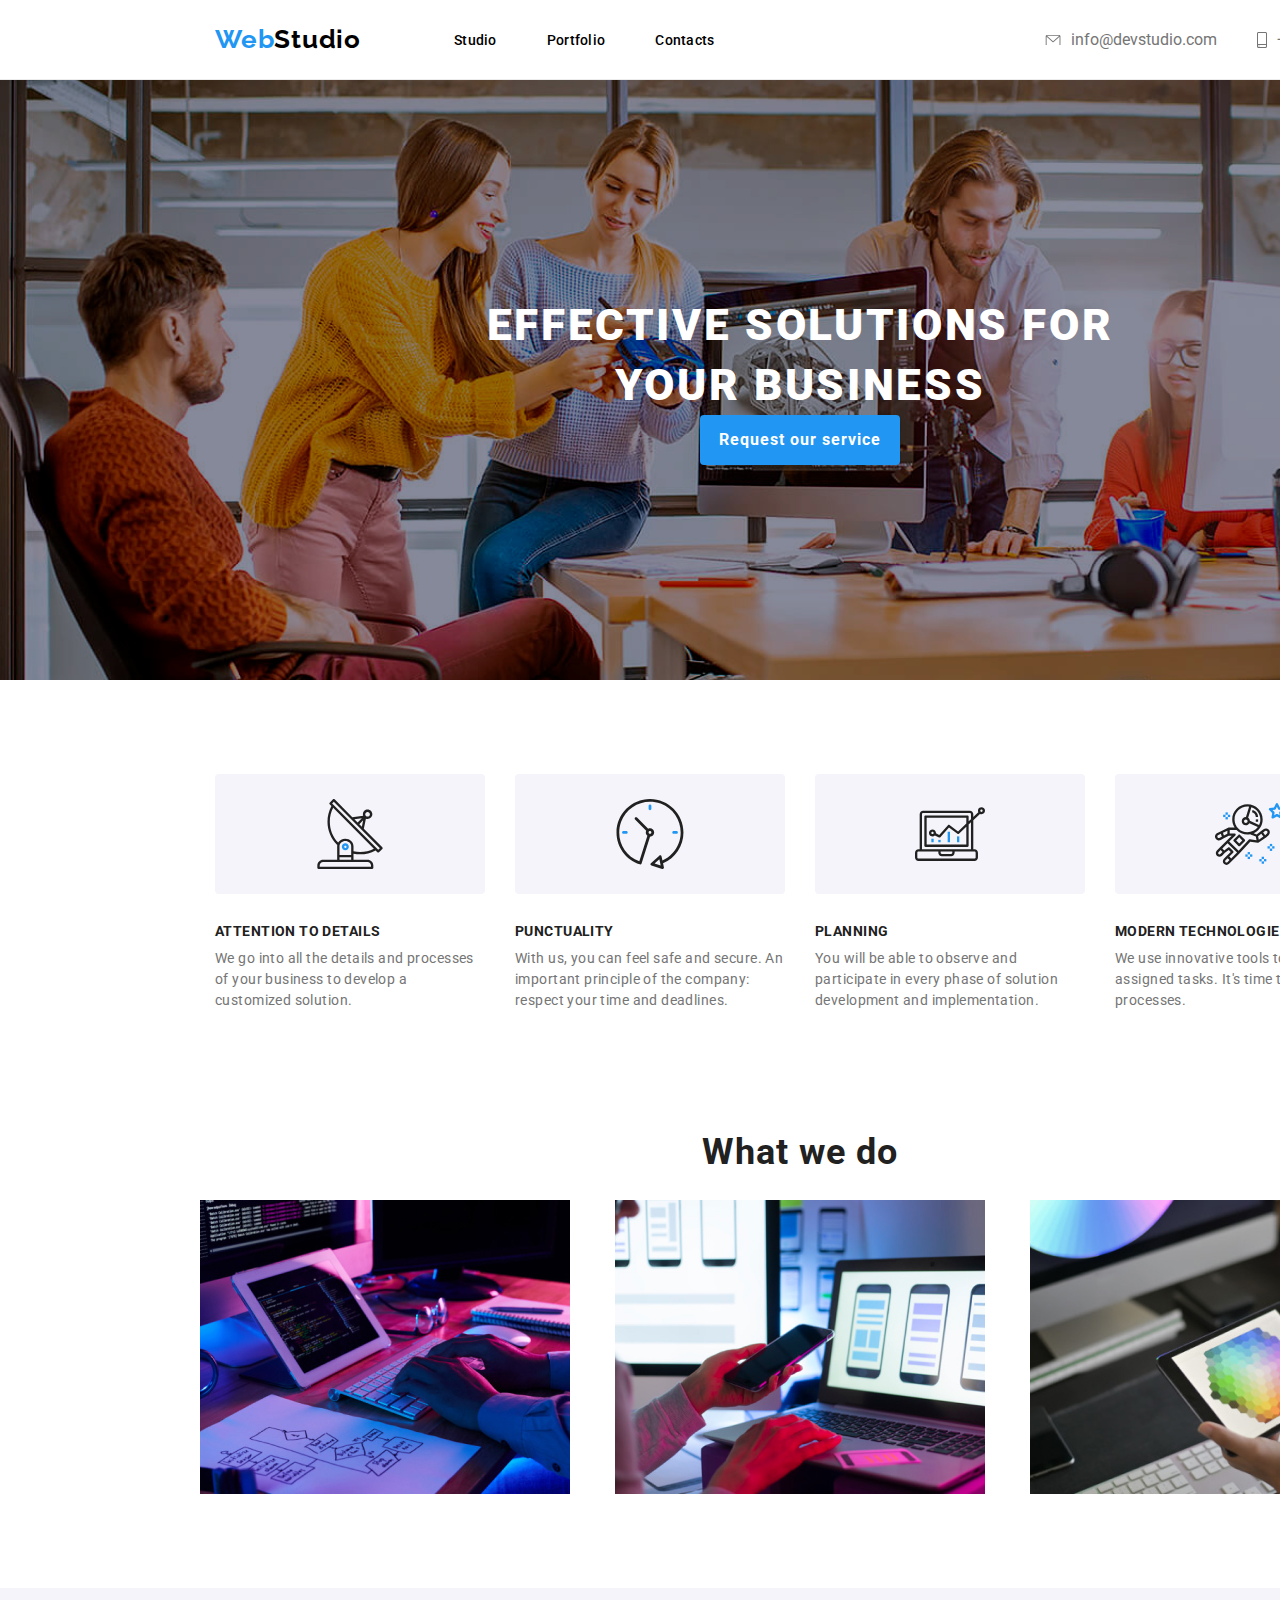
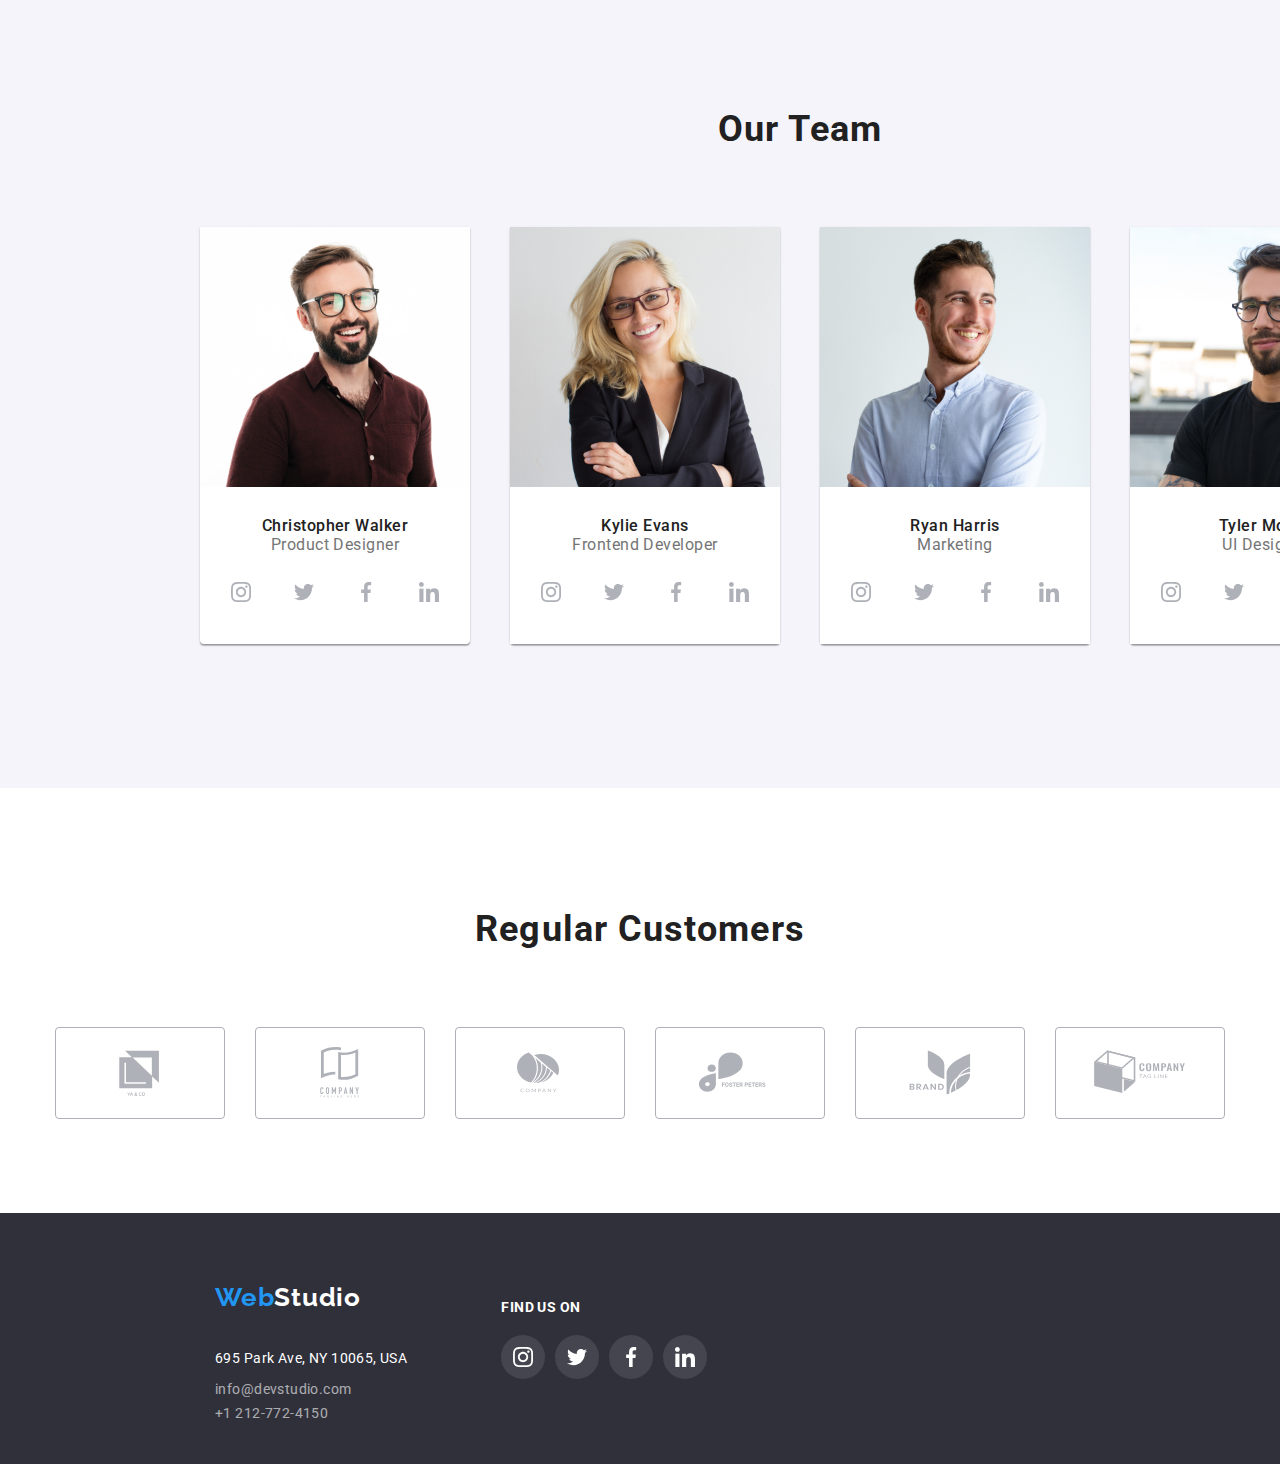
<file: index.html>
<!DOCTYPE html>
<html lang="en">
  <head>
    <meta charset="UTF-8" />
    <meta name="viewport" content="width=device-width, initial-scale=1.0" />
    <title>Studio</title>
    <link rel="preconnect" href="https://fonts.googleapis.com" />
    <link rel="preconnect" href="https://fonts.gstatic.com" crossorigin />
    <link
      href="https://fonts.googleapis.com/css2?family=Raleway:wght@700&family=Roboto:wght@400;500;700;900&display=swap"
      rel="stylesheet"
    />
    <link
      rel="stylesheet"
      href="https://cdnjs.cloudflare.com/ajax/libs/modern-normalize/1.1.0/modern-normalize.min.css"
    />
    <link rel="stylesheet" href="css/reset.css" />
    <link rel="stylesheet" href="css/style.css" />
  </head>
  <body>
    <div class="container">
      <header class="global-header">
        <a class="logo" href="index.html">
          <span class="web">Web</span>Studio
        </a>
        <nav class="navigation">
          <ul>
            <li><a class="link" href="index.html">Studio</a></li>
            <li><a class="link" href="portfolio.html">Portfolio</a></li>
            <li><a class="link" href="#footer-link">Contacts</a></li>
          </ul>
        </nav>
        <div class="contact-data">
          <a class="link envelope-icon" href="mailto:info@devstudio.com">
            <svg id="envelope">
              <use href="./images/icons/symbol-defs.svg#icon-envelope"></use>
            </svg>
            info@devstudio.com
          </a>
          <a class="link smartphone-icon" href="tel:+1212-772-4150"
            ><svg id="smartphone">
              <use href="./images/icons/symbol-defs.svg#icon-smartphone"></use>
            </svg>
            +1 212-772-4150
          </a>
        </div>
      </header>
      <main>
        <section class="service-request-section">
          <h1>EFFECTIVE SOLUTIONS FOR YOUR BUSINESS</h1>
          <button class="button">Request our service</button>
        </section>
        <section class="paragraph-section">
          <div>
            <div class="svg-container">
              <svg class="paragraph-svg">
                <use href="./images/icons/symbol-defs.svg#icon-antenna"></use>
              </svg>
            </div>
            <h3 class="paragraph-title">ATTENTION TO DETAILS</h3>
            <p class="paragraph-description">
              We go into all the details and processes of your business to
              develop a customized solution.
            </p>
          </div>
          <div>
            <div class="svg-container">
              <svg class="paragraph-svg">
                <use href="./images/icons/symbol-defs.svg#icon-clock"></use>
              </svg>
            </div>
            <h3 class="paragraph-title">PUNCTUALITY</h3>
            <p class="paragraph-description">
              With us, you can feel safe and secure. An important principle of
              the company: respect your time and deadlines.
            </p>
          </div>
          <div>
            <div class="svg-container">
              <svg class="paragraph-svg">
                <use href="./images/icons/symbol-defs.svg#icon-diagram"></use>
              </svg>
            </div>
            <h3 class="paragraph-title">PLANNING</h3>
            <p class="paragraph-description">
              You will be able to observe and participate in every phase of
              solution development and implementation.
            </p>
          </div>
          <div>
            <div class="svg-container">
              <svg class="paragraph-svg">
                <use href="./images/icons/symbol-defs.svg#icon-astronaut"></use>
              </svg>
            </div>
            <h3 class="paragraph-title">MODERN TECHNOLOGIES</h3>
            <p class="paragraph-description">
              We use innovative tools to solve assigned tasks. It's time to
              simplify work processes.
            </p>
          </div>
        </section>
        <section class="what-we-do">
          <h2 class="title">What we do</h2>
          <ul>
            <li>
              <img
                src="images/coding.jpg"
                alt="Coding"
                width="370"
                height="294"
              />
            </li>
            <li>
              <img
                src="images/mobile-app-development.jpg"
                alt="Mobile app development"
                width="370"
                height="294"
              />
            </li>
            <li>
              <img
                src="images/color-palette.jpg"
                alt="Color palette"
                width="370"
                height="294"
              />
            </li>
          </ul>
        </section>
        <section class="our-team">
          <h2 class="title">Our Team</h2>
          <ul>
            <li class="our-team-cards">
              <img
                src="images/christopher-walker.jpg"
                alt="Christopher Walker"
                width="270"
                height="260"
              />
              <div class="our-team-names">
                <span class="name">Christopher Walker</span>
                <span class="job-title">Product Designer</span>
              </div>
              <div class="icons-list">
                <a
                  href="https://www.instagram.com/"
                  class="icon"
                  aria-label="Instagram"
                >
                  <svg>
                    <use
                      href="./images/icons/symbol-defs.svg#icon-instagram"
                    ></use>
                  </svg>
                </a>
                <a
                  href="https://www.twitter.com/"
                  class="icon"
                  aria-label="Twitter"
                >
                  <svg>
                    <use
                      href="./images/icons/symbol-defs.svg#icon-twitter"
                    ></use>
                  </svg>
                </a>
                <a
                  href="https://www.facebook.com/"
                  class="icon"
                  aria-label="Facebook"
                >
                  <svg>
                    <use
                      href="./images/icons/symbol-defs.svg#icon-facebook"
                    ></use>
                  </svg>
                </a>
                <a
                  href="https://www.linkedin.com/"
                  class="icon"
                  aria-label="Linkedin"
                >
                  <svg>
                    <use
                      href="./images/icons/symbol-defs.svg#icon-linkedin"
                    ></use>
                  </svg>
                </a>
              </div>
            </li>
            <li class="our-team-cards">
              <img
                src="images/kylie-evans.jpg"
                alt=" Kylie Evans"
                width="270"
                height="260"
              />
              <div class="our-team-names">
                <span class="name">Kylie Evans</span>
                <span class="job-title">Frontend Developer</span>
                <div class="icons-list">
                  <a
                    href="https://www.instagram.com/"
                    class="icon"
                    aria-label="Instagram"
                  >
                    <svg>
                      <use
                        href="./images/icons/symbol-defs.svg#icon-instagram"
                      ></use>
                    </svg>
                  </a>
                  <a
                    href="https://www.twitter.com/"
                    class="icon"
                    aria-label="Twitter"
                  >
                    <svg>
                      <use
                        href="./images/icons/symbol-defs.svg#icon-twitter"
                      ></use>
                    </svg>
                  </a>
                  <a
                    href="https://www.facebook.com/"
                    class="icon"
                    aria-label="Facebook"
                  >
                    <svg>
                      <use
                        href="./images/icons/symbol-defs.svg#icon-facebook"
                      ></use>
                    </svg>
                  </a>
                  <a
                    href="https://www.linkedin.com/"
                    class="icon"
                    aria-label="Linkedin"
                  >
                    <svg>
                      <use
                        href="./images/icons/symbol-defs.svg#icon-linkedin"
                      ></use>
                    </svg>
                  </a>
                </div>
              </div>
            </li>
            <li class="our-team-cards">
              <img
                src="images/ryan-harris.jpg"
                alt="Ryan Harris"
                width="270"
                height="260"
              />
              <div class="our-team-names">
                <span class="name">Ryan Harris</span>
                <span class="job-title">Marketing</span>
                <div class="icons-list">
                  <a
                    href="https://www.instagram.com/"
                    class="icon"
                    aria-label="Instagram"
                  >
                    <svg>
                      <use
                        href="./images/icons/symbol-defs.svg#icon-instagram"
                      ></use>
                    </svg>
                  </a>
                  <a
                    href="https://www.twitter.com/"
                    class="icon"
                    aria-label="Twitter"
                  >
                    <svg>
                      <use
                        href="./images/icons/symbol-defs.svg#icon-twitter"
                      ></use>
                    </svg>
                  </a>
                  <a
                    href="https://www.facebook.com/"
                    class="icon"
                    aria-label="Facebook"
                  >
                    <svg>
                      <use
                        href="./images/icons/symbol-defs.svg#icon-facebook"
                      ></use>
                    </svg>
                  </a>
                  <a
                    href="https://www.linkedin.com/"
                    class="icon"
                    aria-label="Linkedin"
                  >
                    <svg>
                      <use
                        href="./images/icons/symbol-defs.svg#icon-linkedin"
                      ></use>
                    </svg>
                  </a>
                </div>
              </div>
            </li>
            <li class="our-team-cards">
              <img
                src="images/tyler-moore.jpg"
                alt="Tyler Moore"
                width="270"
                height="260"
              />
              <div class="our-team-names">
                <span class="name">Tyler Moore</span>
                <span class="job-title">UI Designer</span>
                <div class="icons-list">
                  <a
                    href="https://www.instagram.com/"
                    class="icon"
                    aria-label="Instagram"
                  >
                    <svg>
                      <use
                        href="./images/icons/symbol-defs.svg#icon-instagram"
                      ></use>
                    </svg>
                  </a>
                  <a
                    href="https://www.twitter.com/"
                    class="icon"
                    aria-label="Twitter"
                  >
                    <svg>
                      <use
                        href="./images/icons/symbol-defs.svg#icon-twitter"
                      ></use>
                    </svg>
                  </a>
                  <a
                    href="https://www.facebook.com/"
                    class="icon"
                    aria-label="Facebook"
                  >
                    <svg>
                      <use
                        href="./images/icons/symbol-defs.svg#icon-facebook"
                      ></use>
                    </svg>
                  </a>
                  <a
                    href="https://www.linkedin.com/"
                    class="icon"
                    aria-label="Linkedin"
                  >
                    <svg>
                      <use
                        href="./images/icons/symbol-defs.svg#icon-linkedin"
                      ></use>
                    </svg>
                  </a>
                </div>
              </div>
            </li>
          </ul>
        </section>
      </main>
    </div>
    <section class="regular-customers">
      <h2 class="title">Regular Customers</h2>
      <div>
        <svg>
          <use href="./images/icons/symbol-defs.svg#icon-logo-1"></use>
        </svg>
        <svg>
          <use href="./images/icons/symbol-defs.svg#icon-logo-2"></use>
        </svg>
        <svg>
          <use href="./images/icons/symbol-defs.svg#icon-logo-3"></use>
        </svg>
        <svg>
          <use href="./images/icons/symbol-defs.svg#icon-logo-4"></use>
        </svg>
        <svg>
          <use href="./images/icons/symbol-defs.svg#icon-logo-5"></use>
        </svg>
        <svg>
          <use href="./images/icons/symbol-defs.svg#icon-logo-6"></use>
        </svg>
      </div>
    </section>
    <div id="footer-link" class="container-footer">
      <footer class="footer">
        <div>
          <a class="logo" href="index.html">
            <span class="web">Web</span><span class="studio">Studio</span>
          </a>
          <address class="address">695 Park Ave, NY 10065, USA</address>
          <div class="footer-contact">
            <a class="contact" href="mailto:info@devstudio.com"
              >info@devstudio.com</a
            >
            <br />
            <a class="contact" href="tel:+1212-772-4150">+1 212-772-4150</a>
          </div>
        </div>
        <div class="find-us">
          <span>FIND US ON</span>
          <div class="footer-icons-list">
            <a
              href="https://www.instagram.com/"
              class="icon"
              aria-label="Instagram"
            >
              <svg>
                <use href="./images/icons/symbol-defs.svg#icon-instagram"></use>
              </svg>
            </a>
            <a
              href="https://www.twitter.com/"
              class="icon"
              aria-label="Twitter"
            >
              <svg>
                <use href="./images/icons/symbol-defs.svg#icon-twitter"></use>
              </svg>
            </a>
            <a
              href="https://www.facebook.com/"
              class="icon"
              aria-label="Facebook"
            >
              <svg>
                <use href="./images/icons/symbol-defs.svg#icon-facebook"></use>
              </svg>
            </a>
            <a
              href="https://www.linkedin.com/"
              class="icon"
              aria-label="Linkedin"
            >
              <svg>
                <use href="./images/icons/symbol-defs.svg#icon-linkedin"></use>
              </svg>
            </a>
          </div>
        </div>
      </footer>
    </div>
  </body>
</html>
</file>
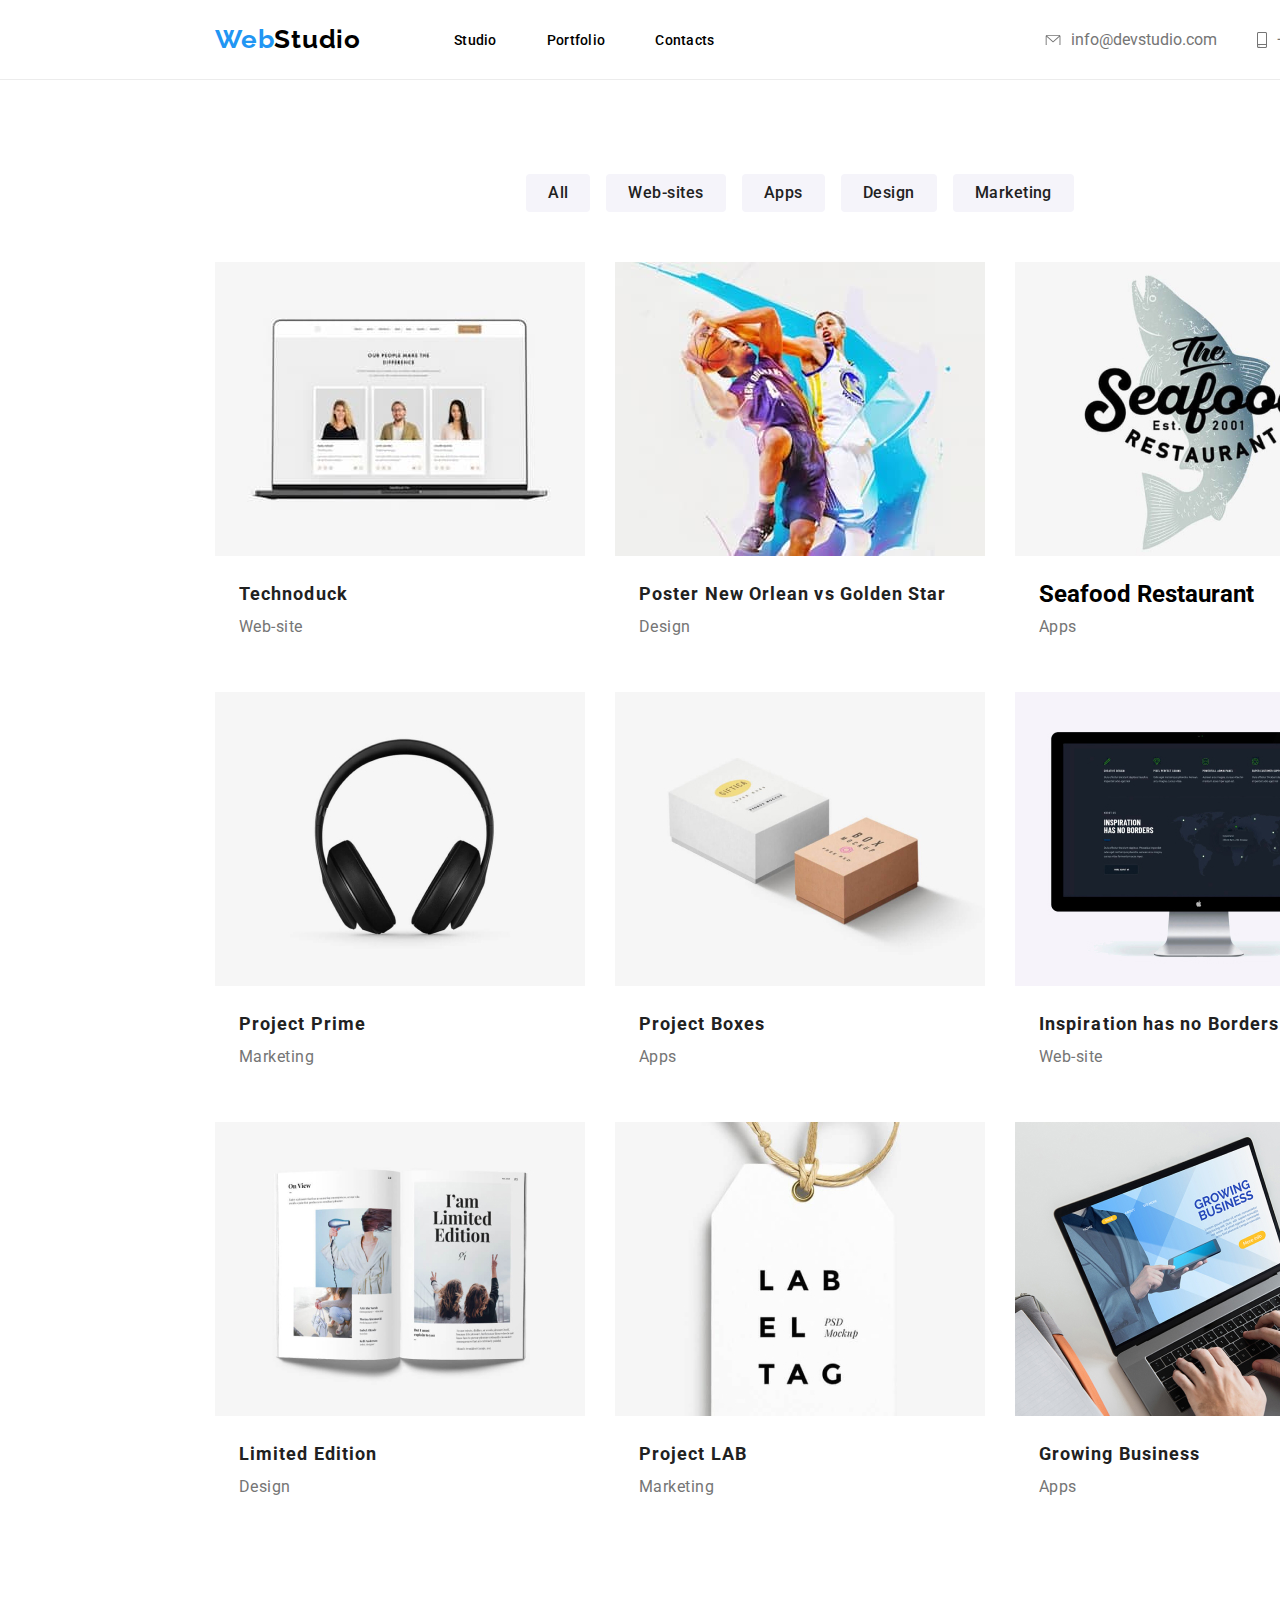
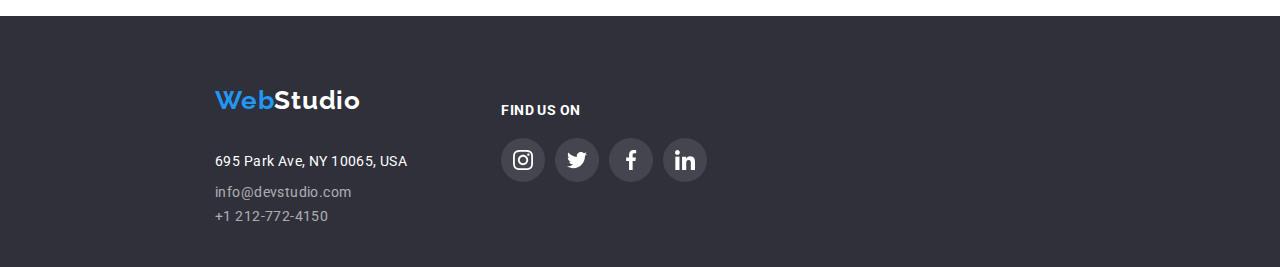
<file: portfolio.html>
<!DOCTYPE html>
<html lang="en">
  <head>
    <meta charset="UTF-8" />
    <meta name="viewport" content="width=device-width, initial-scale=1.0" />
    <title>Studio</title>
    <link rel="preconnect" href="https://fonts.googleapis.com" />
    <link rel="preconnect" href="https://fonts.gstatic.com" crossorigin />
    <link
      href="https://fonts.googleapis.com/css2?family=Raleway:wght@700&family=Roboto:wght@400;500;700;900&display=swap"
      rel="stylesheet"
    />
    <link
      rel="stylesheet"
      href="https://cdnjs.cloudflare.com/ajax/libs/modern-normalize/1.1.0/modern-normalize.min.css"
    />
    <link rel="stylesheet" href="css/reset.css" />
    <link rel="stylesheet" href="css/style.css" />
  </head>
  <body>
    <div class="container">
      <header class="global-header">
        <a class="logo" href="index.html">
          <span class="web">Web</span>Studio
        </a>
        <nav class="navigation">
          <ul>
            <li><a class="link" href="index.html">Studio</a></li>
            <li><a class="link" href="portfolio.html">Portfolio</a></li>
            <li><a class="link" href="#footer-link">Contacts</a></li>
          </ul>
        </nav>
        <div class="contact-data">
          <a class="link envelope-icon" href="mailto:info@devstudio.com">
            <svg id="envelope">
              <use href="./images/icons/symbol-defs.svg#icon-envelope"></use>
            </svg>
            info@devstudio.com
          </a>
          <a class="link smartphone-icon" href="tel:+1212-772-4150"
            ><svg id="smartphone">
              <use href="./images/icons/symbol-defs.svg#icon-smartphone"></use>
            </svg>
            +1 212-772-4150
          </a>
        </div>
      </header>
      <main class="portfolio-container">
        <section class="portfolio-buttons">
          <ul>
            <li><button class="portfolio-button">All</button></li>
            <li><button class="portfolio-button">Web-sites</button></li>
            <li><button class="portfolio-button">Apps</button></li>
            <li><button class="portfolio-button">Design</button></li>
            <li><button class="portfolio-button">Marketing</button></li>
          </ul>
        </section>
        <ul class="portfolio-images">
          <li class="img-box">
            <img
              src="images/portfolio-img1.jpg"
              alt="Technoduck Web-site"
              width="370"
              height="294"
            />
            <div>
              <h2 class="image-title">Technoduck</h2>
              <span class="image-description">Web-site</span>
            </div>
          </li>
          <li class="img-box">
            <img
              src="images/portfolio-img2.jpg"
              alt="Poster New Orlean vs Golden Star Design"
              width="370"
              height="294"
            />
            <div>
              <h2 class="image-title">Poster New Orlean vs Golden Star</h2>
              <span class="image-description">Design</span>
            </div>
          </li>
          <li class="img-box">
            <img
              src="images/portfolio-img3.jpg"
              alt="Seafood Restaurant "
              width="370"
              height="294"
            />
            <div>
              <h2>Seafood Restaurant</h2>
              <span class="image-description">Apps</span>
            </div>
          </li>
          <li class="img-box">
            <img
              src="images/portfolio-img4.jpg"
              alt="Project Prime"
              width="370"
              height="294"
            />
            <div>
              <h2 class="image-title">Project Prime</h2>
              <span class="image-description">Marketing</span>
            </div>
          </li>
          <li class="img-box">
            <img
              src="images/portfolio-img5.jpg"
              alt="Project Boxes"
              width="370"
              height="294"
            />
            <div>
              <h2 class="image-title">Project Boxes</h2>
              <span class="image-description">Apps</span>
            </div>
          </li>
          <li class="img-box">
            <img
              src="images/portfolio-img6.jpg"
              alt="Inspiration has no Borders"
              width="370"
              height="294"
            />
            <div>
              <h2 class="image-title">Inspiration has no Borders</h2>
              <span class="image-description">Web-site</span>
            </div>
          </li>
          <li class="img-box">
            <img
              src="images/portfolio-img7.jpg"
              alt="Limited Edition"
              width="370"
              height="294"
            />
            <div>
              <h2 class="image-title">Limited Edition</h2>
              <span class="image-description">Design</span>
            </div>
          </li>
          <li class="img-box">
            <img
              src="images/portfolio-img8.jpg"
              alt="Project LAB"
              width="370"
              height="294"
            />
            <div>
              <h2 class="image-title">Project LAB</h2>
              <span class="image-description">Marketing</span>
            </div>
          </li>
          <li class="img-box">
            <img
              src="images/portfolio-img9.jpg"
              alt="Growing Business"
              width="370"
              height="294"
            />
            <div>
              <h2 class="image-title">Growing Business</h2>
              <span class="image-description">Apps</span>
            </div>
          </li>
        </ul>
      </main>
    </div>
    <div id="footer-link" class="container-footer">
      <footer class="footer">
        <div>
          <a class="logo" href="index.html">
            <span class="web">Web</span><span class="studio">Studio</span>
          </a>
          <address class="address">695 Park Ave, NY 10065, USA</address>
          <div class="footer-contact">
            <a class="contact" href="mailto:info@devstudio.com"
              >info@devstudio.com</a
            >
            <br />
            <a class="contact" href="tel:+1212-772-4150">+1 212-772-4150</a>
          </div>
        </div>
        <div class="find-us">
          <span>FIND US ON</span>
          <div class="footer-icons-list">
            <a
              href="https://www.instagram.com/"
              class="icon"
              aria-label="Instagram"
            >
              <svg>
                <use href="./images/icons/symbol-defs.svg#icon-instagram"></use>
              </svg>
            </a>
            <a
              href="https://www.twitter.com/"
              class="icon"
              aria-label="Twitter"
            >
              <svg>
                <use href="./images/icons/symbol-defs.svg#icon-twitter"></use>
              </svg>
            </a>
            <a
              href="https://www.facebook.com/"
              class="icon"
              aria-label="Facebook"
            >
              <svg>
                <use href="./images/icons/symbol-defs.svg#icon-facebook"></use>
              </svg>
            </a>
            <a
              href="https://www.linkedin.com/"
              class="icon"
              aria-label="Linkedin"
            >
              <svg>
                <use href="./images/icons/symbol-defs.svg#icon-linkedin"></use>
              </svg>
            </a>
          </div>
        </div>
      </footer>
    </div>
  </body>
</html>
</file>
<file: css/style.css>
/* COMMON ELEMENTS  */

* {
  margin: 0;
  padding: 0;
  box-sizing: border-box;
}

:root {
  --text-font-family: "Roboto", sans-serif;
  --logo-font-family: "Raleway", sans-serif;
  --active-color: #2196f3;
  --heading-color: #212121;
  --paragraph-color: #757575;
  --footer-background: #2f303a;
  --icons-color: #afb1b8;
}

body {
  font-family: var(--text-font-family);
}

.container {
  width: 1600px;
  margin: 0 auto;
}

ul {
  list-style-type: none;
}

.link {
  text-decoration: none;
  color: #000;
}

.link:hover,
.link:focus {
  color: var(--active-color);
}

.title {
  color: var(--heading-color);
  font-size: 36px;
  font-weight: 700;
  line-height: 2.636875em;
  letter-spacing: 0.03em;
  text-align: center;
}

/* HEADER  */

.global-header {
  display: flex;
  height: 80px;
  align-items: center;
  padding-left: 215px;
  border-bottom: 1px solid #ececec;
}

.global-header .navigation ul {
  display: flex;
  align-items: center;
  gap: 50px;
}

a.global-header {
  padding-right: 93px;
}

.global-header .contact-data {
  display: flex;
  gap: 40px;
  margin-left: 330px;
}

#envelope {
  width: 16px;
  height: 11.996px;
}

#smartphone {
  width: 10px;
  height: 16px;
}

.envelope-icon,
.smartphone-icon {
  display: flex;
  gap: 10px;
  align-items: center;
}
/* LOGO  */

.logo {
  text-decoration: none;
  font-family: var(--logo-font-family);
  font-size: 26px;
  font-weight: 700;
  line-height: 1.9075em;
  letter-spacing: 0.03em;
  color: #000;
}

.web {
  color: var(--active-color);
}

/* FOOTER */

.container-footer {
  display: flex;
  justify-content: center;

  width: 100%;
  background-color: var(--footer-background);
}

.footer {
  display: flex;
  flex-direction: row;
  width: 1600px;
  height: 251px;
  background-color: var(--footer-background);
  padding-top: 60px;
  padding-bottom: 60px;
  color: #fff;
  padding-left: 215px;
}

.studio {
  color: #fff;
}

.address {
  padding-top: 28px;
  color: #fff;
  font-size: 14px;
  font-style: normal;
  font-weight: 400;
  line-height: 1em;
  letter-spacing: 0.03em;
  display: flex;
  margin-bottom: 12px;
}

.contact {
  text-decoration: none;
  color: #fff;
  opacity: 0.6;
  font-size: 14px;
  font-weight: 400;
  line-height: 16px;
  letter-spacing: 0.03em;
  text-align: left;
}

.find-us {
  display: flex;
  justify-content: center;
  margin-left: 94px;
  flex-direction: column;
  color: #fff;
  font-family: Roboto;
  font-size: 14px;
  font-style: normal;
  font-weight: 700;
  line-height: normal;
  letter-spacing: 0.42px;
  text-transform: uppercase;
}

.footer-icons-list {
  display: flex;
  margin-top: 20px;
  gap: 10px;
  border-radius: 50%;
  color: #fff;
}

.footer-icons-list .icon {
  color: #fff;
  background-color: rgba(255, 255, 255, 0.1);
}

.footer-icons-list:hover,
.footer-icons-list:focus {
  display: flex;
  margin-top: 20px;
  gap: 10px;
  border-radius: 50%;
  color: #fff;
}

/*NAVBAR INDEX */

/*
  TODO: adjust width, add underline
*/

.navigation {
  display: flex;
  color: var(--heading-color);
  font-size: 14px;
  font-weight: 500;
  line-height: 1em;
  letter-spacing: 0.02em;
  padding-left: 93px;
}

.contact-data a {
  color: #757575;
}

/* SERVICE REQUEST SECTION INDEX */

.service-request-section {
  display: flex;
  flex-direction: column;
  justify-content: center;
  align-items: center;
  color: #fff;
  font-size: 44px;
  font-weight: 900;
  line-height: 3.75em;
  letter-spacing: 0.06em;
  text-align: center;
  height: 600px;
  background-image: url("../images/bg-request-service.png"),
    linear-gradient(rgba(47, 48, 58, 0.4), rgba(47, 48, 58, 0.4));
  background-repeat: no-repeat;
}

.service-request-section h1 {
  font-size: 44px;
  font-weight: 900;
  line-height: 60px;
  width: 696px;
  text-align: center;
}

.button {
  color: #fff;
  font-size: 16px;
  font-weight: 700;
  line-height: 1.875em;
  letter-spacing: 0.06em;
  text-align: center;
  background-color: var(--active-color);
  width: 200px;
  padding: 10px 0 10px 0;
  border-radius: 4px;
  box-shadow: 0px 4px 4px 0px rgba(0, 0, 0, 0.15);
  border-style: none;
}

/* DESCRIPTIVE SECTION INDEX */

.paragraph-section {
  gap: 30px;
  display: flex;
  padding-top: 94px;
  box-sizing: content-box;
  width: 100%;
  align-items: center;
  justify-content: center;
}

.paragraph-section div {
  width: 270px;
}

.paragraph-section div p {
  padding-top: 10px;
}

.paragraph-title {
  color: var(--heading-color);
  font-size: 14px;
  font-weight: 700;
  line-height: 1em;
  letter-spacing: 0.03em;
  text-align: left;
}

.paragraph-description {
  font-size: 14px;
  font-weight: 400;
  line-height: 1.5em;
  letter-spacing: 0.03em;
  text-align: left;
  color: #757575;
}

.svg-container {
  display: flex;
  width: 270px;
  height: 120px;
  border-radius: 4px;
  background: #f5f4fa;
  margin-bottom: 30px;
}

.paragraph-svg {
  padding: 25px 100px;
}

/* WHAT WE DO SECTION INDEX */

.what-we-do {
  display: flex;
  flex-direction: column;
  justify-content: center;
  align-items: center;
  padding-top: 94px;
  padding-bottom: 94px;
}

.what-we-do ul {
  display: flex;
  justify-content: space-between;
  width: 1200px;
}

/* OUR TEAM SECTION INDEX */

.our-team {
  display: flex;
  flex-direction: column;
  align-items: center;
  background-color: #f5f4fa;
  padding-top: 94px;
  padding-bottom: 50px;
}

.our-team-cards {
  border-radius: 0px 0px 4px 4px;
  background: #fff;
  box-shadow: 0px 2px 1px 0px rgba(0, 0, 0, 0.2),
    0px 1px 1px 0px rgba(0, 0, 0, 0.14), 0px 1px 3px 0px rgba(0, 0, 0, 0.12);
}

.our-team ul {
  display: flex;
  justify-content: space-between;
  width: 1200px;
  padding-bottom: 94px;
  padding-top: 50px;
}

.our-team-names {
  display: flex;
  flex-direction: column;
  padding-top: 30px;
  background-color: #fff;
}

.name {
  color: var(--heading-color);
  font-size: 16px;
  font-weight: 500;
  line-height: 1.171875em;
  letter-spacing: 0.03em;
  text-align: center;
}

.job-title {
  color: var(--paragraph-color);
  font-size: 16px;
  font-weight: 400;
  line-height: 1.171875em;
  letter-spacing: 0.03em;
  text-align: center;
}

.icons-list {
  display: flex;
  justify-content: space-evenly;
  margin-top: 16px;
  margin-bottom: 30px;
}

.icon svg {
  width: 20px;
  height: 20px;
}

.icon {
  color: var(--icons-color);
  border-radius: 50%;
  width: 44px;
  height: 44px;
  display: flex;
  align-items: center;
  justify-content: center;
  border-radius: 50%;
}

.icon:hover,
.icon:focus {
  width: 44px;
  height: 44px;
  background-color: var(--active-color);
  display: flex;
  align-items: center;
  justify-content: center;
  border-radius: 50%;
  color: #fff;
}

/* REGULAR CUSTOMERS INDEX */
.regular-customers {
  display: flex;
  flex-direction: column;
}
.regular-customers .title {
  margin-top: 94px;
  margin-bottom: 50px;
}

.regular-customers div {
  display: flex;
  justify-content: center;
  gap: 30px;
  padding-bottom: 94px;
}

.regular-customers svg {
  padding: 16px 32px 16px 32px;
  color: #afb1b8;
  border-radius: 4px;
  border: 1px solid;
  width: 170px;
  height: 92px;
}

.regular-customers svg:hover,
.regular-customers svg:focus {
  border: 1px solid #2196f3;
  color: var(--active-color);
}

/* NAVBAR PORTFOLIO */

.portfolio-buttons ul {
  display: flex;
  justify-content: center;
  padding-top: 94px;
  padding-bottom: 50px;
}

.portfolio-button {
  color: var(--heading-color);
  font-size: 16px;
  font-weight: 500;
  line-height: 1.625em;
  letter-spacing: 0.03em;
  text-align: center;
  margin-left: 8px;
  margin-right: 8px;
  background-color: #f5f4fa;
  border-radius: 4px;
  border-style: none;
  padding: 6px 22px 6px 22px;
}

.portfolio-button:hover,
.portfolio-button:focus {
  background-color: var(--active-color);
  outline: none;
  color: white;
  cursor: pointer;
  box-shadow: 0px 2px 2px 0px rgba(0, 0, 0, 0.12),
    0px 1px 2px 0px rgba(0, 0, 0, 0.08), 0px 3px 1px 0px rgba(0, 0, 0, 0.1);
}

/* IMAGES SECTION PORTFOLIO */

.portfolio-images {
  display: flex;
  flex-wrap: wrap;
  gap: 30px;
  padding-left: 215px;
  margin-bottom: 94px;
}

.img-box div {
  display: flex;
  flex-direction: column;
  width: 370px;
  padding: 20px 24px 20px 24px;
  cursor: pointer;
}

.img-box:hover,
.img-box:focus {
  border: 1px solid #eee;
  cursor: pointer;
  background-color: #fff;
  box-shadow: 1px 4px 6px 0px rgba(0, 0, 0, 0.16),
    0px 4px 4px 0px rgba(0, 0, 0, 0.06), 0px 1px 1px 0px rgba(0, 0, 0, 0.12);
}

.image-title {
  color: #212121;
  font-family: Roboto;
  font-size: 18px;
  font-style: normal;
  font-weight: 700;
  line-height: 36px;
  letter-spacing: 1.08px;
}

.image-description {
  color: var(--paragraph-color);
  font-size: 16px;
  font-weight: 400;
  line-height: 1.875em;
  letter-spacing: 0.03em;
  text-align: left;
}
</file>
